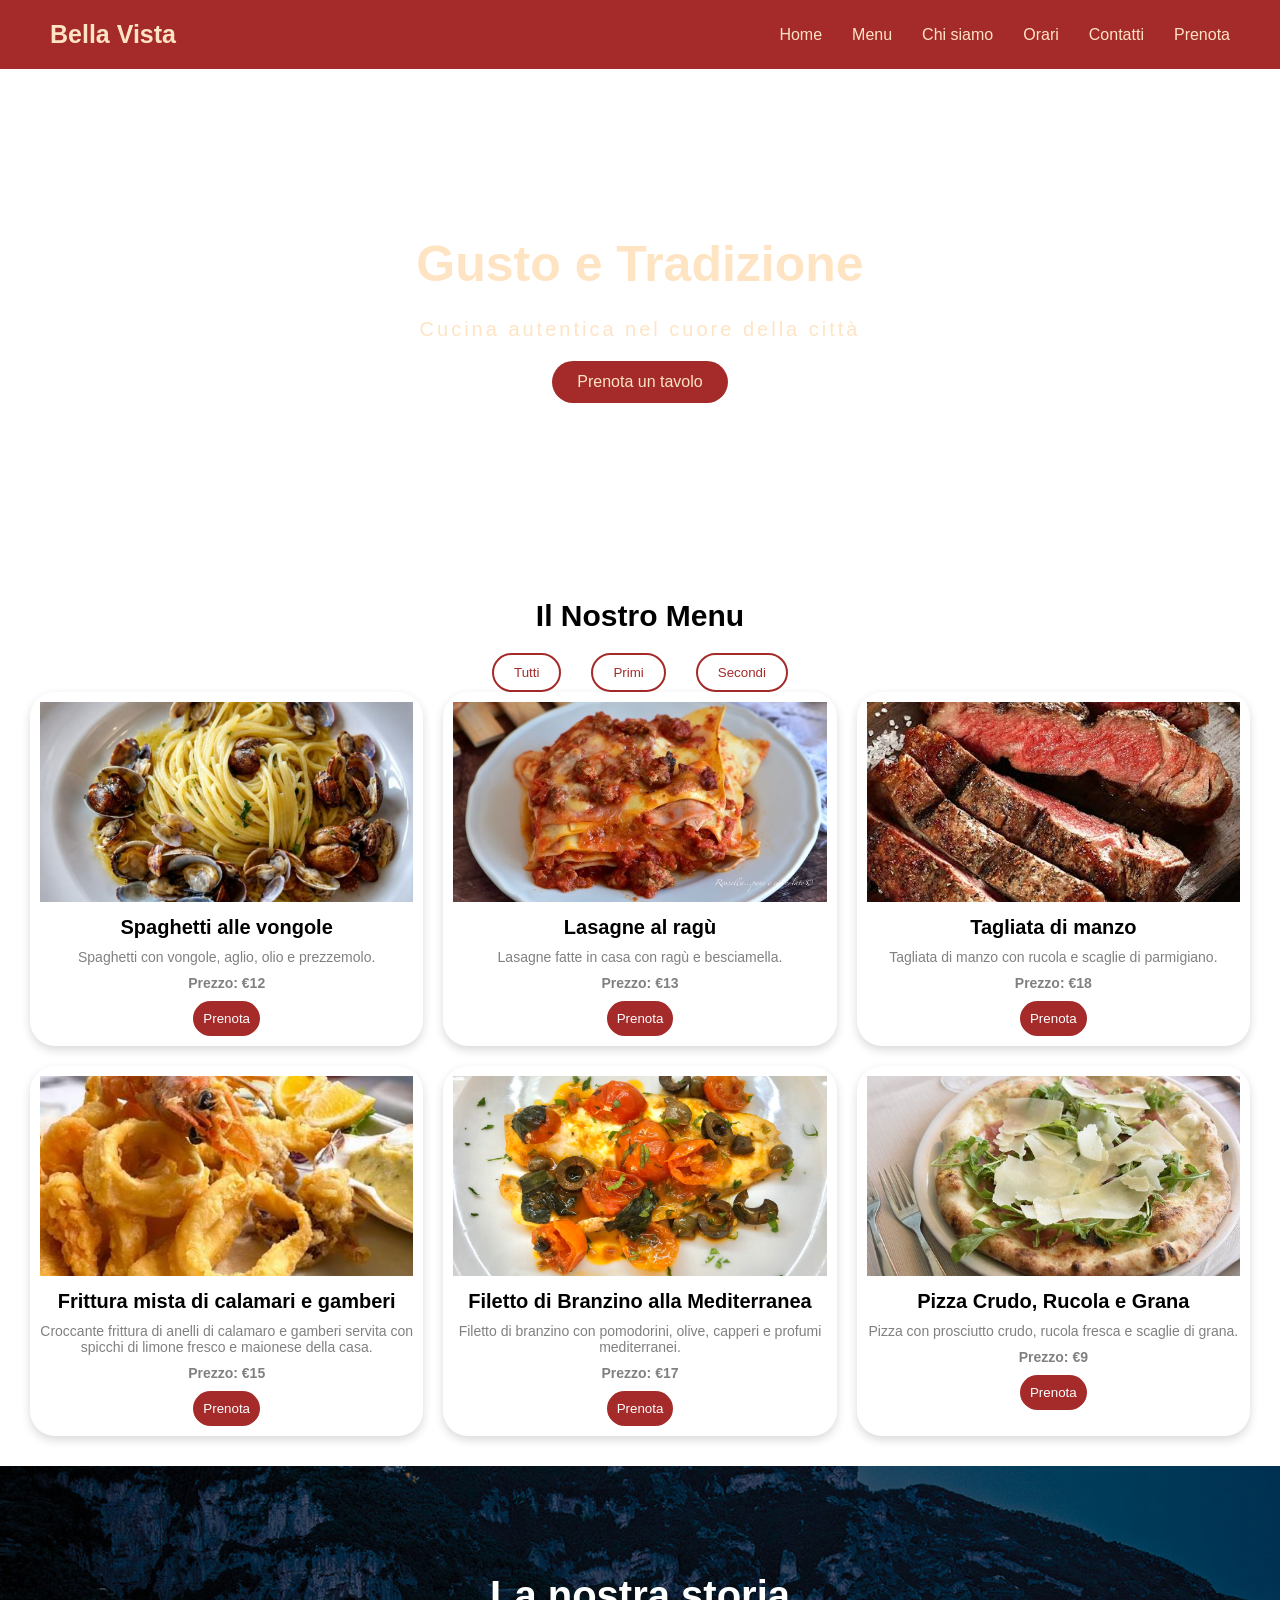
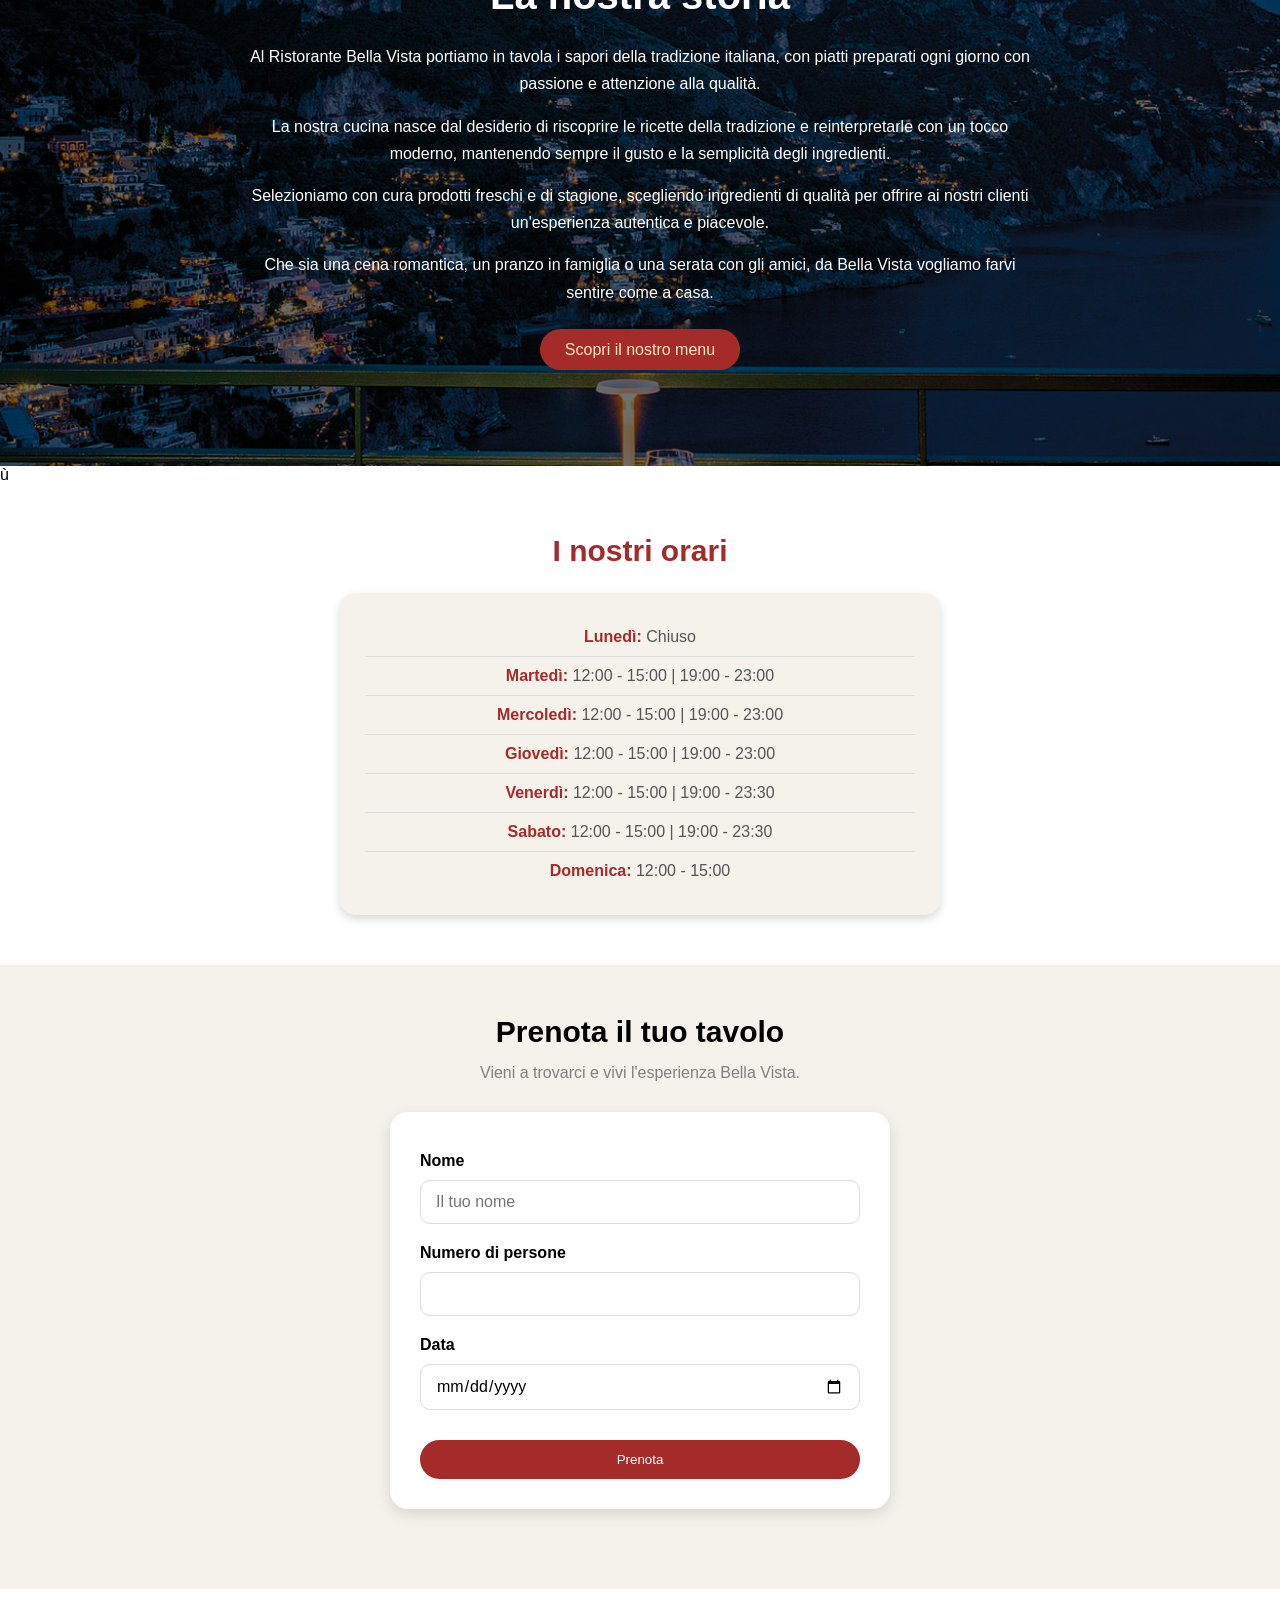
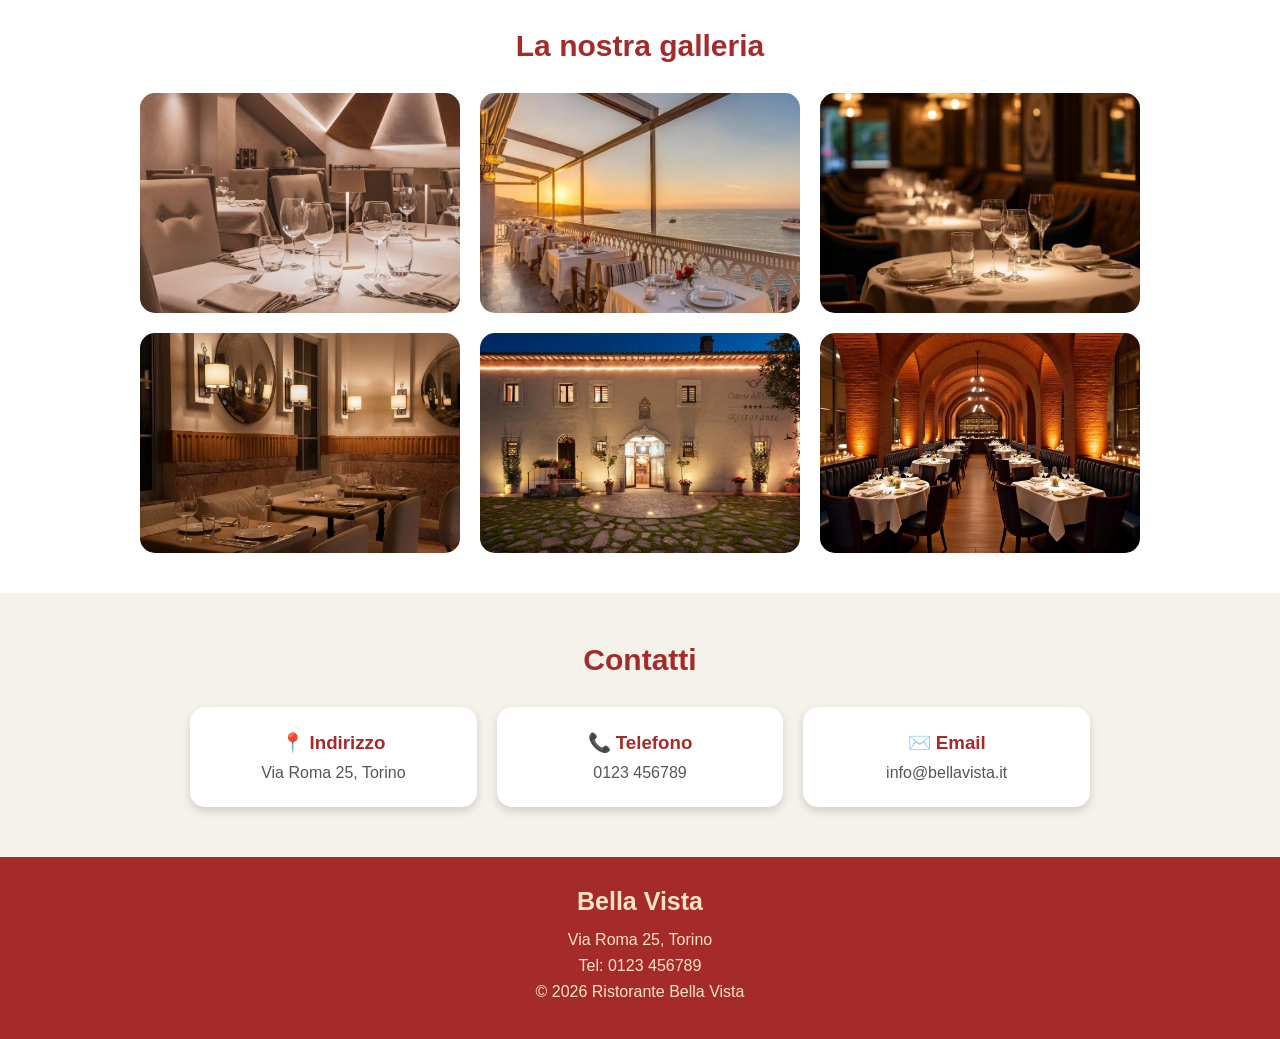
<file: sito personale/index.html>
<!DOCTYPE html>
<html lang="it">
<head>
    <meta charset="UTF-8">
    <meta name="viewport" content="width=device-width, initial-scale=1.0">
    <title>Ristorante Bella Vista </title>

    <link rel="stylesheet" href="style.css">

</head>
<body>

    <header>
        <nav>
            <div class="logo">Bella Vista</div>
            <ul>
    <li><a href="#home">Home</a></li>
    <li><a href="#menu">Menu</a></li>
    <li><a href="#chi-siamo">Chi siamo</a></li>
    <li><a href="#orari">Orari</a></li>
    <li><a href="#contatti">Contatti</a></li>
    <li><a href="#prenota">Prenota</a></li>
</ul>
        </nav>
    </header>

    <section id="home" class="hero">
        <h1>Gusto e Tradizione</h1>
        <p>Cucina autentica nel cuore della città</p>
        <a href="#prenota" class="btn">Prenota un tavolo </a>
    </section>
    
<section id="menu">
    <h2>Il Nostro Menu</h2>

    <div class="filtri">
    <button class="btn-filtro active" onclick="filtraMenu('tutti')">Tutti</button>
    <button class="btn-filtro " onclick="filtraMenu('Primi')">Primi</button>
    <button class="btn-filtro " onclick="filtraMenu('Secondi')">Secondi</button>
    
</div>


<div class="piatti container" id="piatti-list">

</div>
</section>

<section id="chi-siamo">

    <div class="chi-siamo-testo">

        <h2>La nostra storia</h2>

      <p>
    Al Ristorante Bella Vista portiamo in tavola i sapori
    della tradizione italiana, con piatti preparati ogni giorno
    con passione e attenzione alla qualità.
</p>

<p>
    La nostra cucina nasce dal desiderio di riscoprire le ricette
    della tradizione e reinterpretarle con un tocco moderno,
    mantenendo sempre il gusto e la semplicità degli ingredienti.
</p>

<p>
    Selezioniamo con cura prodotti freschi e di stagione,
    scegliendo ingredienti di qualità per offrire ai nostri clienti
    un'esperienza autentica e piacevole.
</p>

<p>
    Che sia una cena romantica, un pranzo in famiglia o una serata
    con gli amici, da Bella Vista vogliamo farvi sentire come a casa.
</p>

<a href="#menu" class="btn">
    Scopri il nostro menu
</a>

</section>ù

<section id="orari">

    <h2>I nostri orari</h2>

    <div class="orari-container">

        <p><strong>Lunedì:</strong> Chiuso</p>

        <p><strong>Martedì:</strong> 12:00 - 15:00 | 19:00 - 23:00</p>

        <p><strong>Mercoledì:</strong> 12:00 - 15:00 | 19:00 - 23:00</p>

        <p><strong>Giovedì:</strong> 12:00 - 15:00 | 19:00 - 23:00</p>

        <p><strong>Venerdì:</strong> 12:00 - 15:00 | 19:00 - 23:30</p>

        <p><strong>Sabato:</strong> 12:00 - 15:00 | 19:00 - 23:30</p>

        <p><strong>Domenica:</strong> 12:00 - 15:00</p>

    </div>

</section>
<section id="prenota">

    <h2>Prenota il tuo tavolo</h2>

    <p>Vieni a trovarci e vivi l'esperienza Bella Vista.</p>

    <form id="form-prenotazione">

        <label for="nome">Nome</label>
        <input type="text" id="nome" placeholder="Il tuo nome">

        <label for="persone">Numero di persone</label>
        <input type="number" id="persone" min="1" max="20">

        <label for="data">Data</label>
        <input type="date" id="data">

        <button type="submit" class="btn-prenota">
            Prenota
        </button>

    </form>
<div id="riepilogo-prenotazione"></div>
</section>
</section>
<section id="galleria">

    <h2>La nostra galleria</h2>

    <div class="galleria-container">

        <img src="images/galleria1.jpg" alt="Sala del Ristorante Bella Vista">

        <img src="images/galleria2.jpg" alt="Piatti del Ristorante Bella Vista">

        <img src="images/galleria3.jpg" alt="Tavolo del Ristorante Bella Vista">

        <img src="images/galleria4.jpg" alt="Piatto della cucina Bella Vista">

        <img src="images/galleria5.jpg" alt="Interno del ristorante">

        <img src="images/galleria6.jpg" alt="Cena al Ristorante Bella Vista">

    </div>

</section>
<section id="contatti">

    <h2>Contatti</h2>

    <div class="contatti-container">

        <div class="contatto">
            <h3>📍 Indirizzo</h3>
            <p>Via Roma 25, Torino</p>
        </div>

        <div class="contatto">
            <h3>📞 Telefono</h3>
            <p>0123 456789</p>
        </div>

        <div class="contatto">
            <h3>✉️ Email</h3>
            <p>info@bellavista.it</p>
        </div>

    </div>

</section>
<footer>

    <h3>Bella Vista</h3>

    <p>Via Roma 25, Torino</p>

    <p>Tel: 0123 456789</p>

    <p>&copy; 2026 Ristorante Bella Vista</p>

</footer>

<script src="script.js"></script>

</body>
</html>

<script src="script.js"></script>
</body>
</html>
</file>
<file: sito personale/style.css>
* {
    margin: 0;
    padding: 0;
    box-sizing:border-box;
    font-family:'Segoe UI', Tahoma, Geneva, Verdana, sans-serif;
    
}
html {scroll-behavior: smooth;
}


body {

}

header {
    padding: 20px 50px;
    background-color: brown;
}


nav {
    display: flex;
    justify-content:space-between;
    align-items: center;
}

a {
    color: bisque;
text-decoration: none;
}



ul {
    display: flex;
    list-style: none;
    gap: 30px;
   
}

.logo {
    font-size:25px;
    color: bisque;
    font-weight:bold;
}

a:hover  {
    color:#d69366;
}

.hero {
    height: 500px;
     align-items: center;
     display: flex;
     flex-direction: column;
     justify-content: center;
     background-image:  linear-gradient(rgba(0, 0, 0, 0.5)), url(images/pacchetto-mangiare4.jpg);
     background-size: cover;
     background-position:center;
     color: bisque;

}

.hero h1 {
    font-size:50px;
    font-weight:bolder;
    margin-bottom:25px;
}

.hero p {
   font-size:20px;
margin-bottom:20px;
letter-spacing:3px;
}

.btn {
    background-color:brown;
    color:bisque;
    padding: 12px 25px;
    text-decoration:none;
   border-radius : 50px;
}

.btn:hover {
    background-color:#c56a2d;
    color:white;
}

#menu {
    padding:30px;
text-align:center;
}

#menu h2 {
    font-size:30px;
margin-bottom:20px;
}
   
.filtri {
    display: flex;
    justify-content: center;
    gap: 30px;
}

.btn-filtro {
    background-color: white;
    color: brown;
    border: 2px solid brown;
    padding: 10px 20px;
    border-radius: 25px;
    cursor: pointer;
}

.btn-filtro:hover {
    background-color:brown;
    color: bisque;
}

.piatti {
    display: grid;
  grid-template-columns: repeat(3, 1fr);
    gap: 20px;
}

.card {
       background-color: white;
       border-radius: 25px;
       padding: 10px;
       box-shadow: 0 4px 10px rgba(0, 0, 0, 0.15);
       transition: 0.3s;
       overflow: hidden;
} 
.card:hover {
    transform: translateY(-5px);
     box-shadow: 0 10px 20px rgba(0, 0, 0, 0.2);
}

.card img {
    width:100%;
    height: 200px;
    object-fit: cover;
     transition: 0.3s;
}

.card img:hover {
transform: scale(1.05);
}

.card h3 {
    margin-top: 10px;
    margin-bottom: 10px;
    font-size:  20px;
}

.card p {
    font-size: 14px;
    color: gray;
    margin-bottom: 10px;
}

.prezzo {
font-weight:bold;
color: brown;
font-size:large;
}

.btn-prenota {
    background-color:brown;
color:white;
border:0;
padding: 10px;
border-radius: 20px;
cursor:pointer;
}

.btn-prenota:hover {
background-color: #c56a2d;
transform: scale(1.05);
}

#prenota {
    padding: 50px 20px;
    text-align: center;
    background-color: #f5f1eb;
}

#prenota h2 {
    font-size: 30px;
    margin-bottom: 15px;
}

#prenota p {
    color: gray;
    margin-bottom: 30px;
}


#prenota form {
    max-width: 500px;
    margin: 30px auto 0;
    padding: 30px;
    display: flex;
    flex-direction: column;
    gap: 10px;
    text-align: left;

    background-color: white;
    border-radius: 18px;
    box-shadow: 0 5px 15px rgba(0, 0, 0, 0.12);
}
#prenota label {
    font-weight: bold;
    margin-top: 10px;
}

#prenota input {
    padding: 12px 15px;
    border: 1px solid #ddd;
    border-radius: 10px;
    font-size: 16px;
    outline: none;
    transition: 0.3s;
}
#prenota .btn-prenota {
    margin-top: 20px;
    padding: 12px;
}

footer {
    background-color:brown;
    color: bisque;
    text-align: center;
    padding: 30px 20px;
}

footer h3 {
    font-size: 25px;
    margin-bottom: 15px;
}

footer p {
    margin: 8px 0;
}

@media (max-width: 768px) {

    .galleria-container {
    grid-template-columns: 1fr;
}
    .contatti-container {
    flex-direction: column;
}

.contatto {
    width: 100%;
}
    header {
        padding: 15px 20px;
    }

    nav {
        flex-direction: column;
        gap: 15px;
    }

    ul {
        gap: 15px;
    }

    .hero {
        height: 400px;
        padding: 20px;
        text-align: center;
    }

    .hero h1 {
        font-size: 35px;
    }

    .hero p {
        font-size: 16px;
    }

    .piatti {
        grid-template-columns: 1fr;
    }

    #menu {
        padding: 30px 15px;
    }

    .filtri {
        gap: 10px;
        flex-wrap: wrap;
    }
}
#riepilogo-prenotazione {
    max-width: 500px;
    margin: 30px auto 0;
    padding: 0;
    text-align: center;
}

#riepilogo-prenotazione:not(:empty) {
    padding: 20px;
    background-color: white;
    border-radius: 15px;
    box-shadow: 0 4px 10px rgba(0, 0, 0, 0.15);
}

#riepilogo-prenotazione h3 {
    color: brown;
    margin-bottom: 15px;
}

#riepilogo-prenotazione p {
    margin: 8px 0;
    color: #555;
}
#chi-siamo {
    min-height: 600px;
    padding: 80px 20px;
    display: flex;
    align-items: center;
    justify-content: center;
    text-align: center;

    background-image: linear-gradient(
        rgba(0, 0, 0, 0.55),
        rgba(0, 0, 0, 0.55)
    ), url("images/ristorante.jpg");

    background-size: cover;
    background-position: center;
}

.chi-siamo-testo{
    max-width: 800px;
    color: white;
}

.chi-siamo-testo h2 {
    font-size: 40px;
    margin-bottom: 25px;
}

.chi-siamo-testo p {
    line-height: 1.7;
    margin-bottom: 15px;
    font-size: 16px;
}
.chi-siamo-testo p:last-of-type {
    margin-bottom: 35px;
}
.chi-siamo-testo.btn {
    display: inline-block;
    margin-top: 25px;
}

.chi-siamo-immagine {
    flex: 1;
}

.chi-siamo-immagine img {
    width: 100%;
    border-radius: 20px;
    display: block;
}

#orari {
    padding: 50px 20px;
    text-align: center;
    background-color: white;
}

#orari h2 {
    font-size: 30px;
    color: brown;
    margin-bottom: 25px;
}

.orari-container {
    max-width: 600px;
    margin: 0 auto;
    padding: 25px;
    background-color: #f5f1eb;
    border-radius: 15px;
    box-shadow: 0 4px 10px rgba(0, 0, 0, 0.15);
}

.orari-container p {
    padding: 10px;
    margin: 0;
    border-bottom: 1px solid #ddd;
    color: #555;
}

.orari-container p:last-child {
    border-bottom: none;
}

.orari-container strong {
    color: brown;
}

#contatti {
    padding: 50px 20px;
    text-align: center;
    background-color: #f5f1eb;
}

#contatti h2 {
    font-size: 30px;
    color: brown;
    margin-bottom: 30px;
}

.contatti-container {
    max-width: 900px;
    margin: 0 auto;
    display: flex;
    justify-content: space-between;
    gap: 20px;
}

.contatto {
    flex: 1;
    background-color: white;
    padding: 25px;
    border-radius: 15px;
    box-shadow: 0 4px 10px rgba(0, 0, 0, 0.15);
}

.contatto h3 {
    color: brown;
    margin-bottom: 10px;
}

.contatto p {
    color: #555;
}

@keyframes comparsa {
    from {
        transform: translateY(20px);
    }

    to {
        transform: translateY(0);
    }
}

.hero h1 {
    animation: comparsa 0.8s ease-out;
}

.hero p {
    animation: comparsa 1s ease-out;
}

.hero .btn {
    animation: comparsa 1.2s ease-out;
}
#galleria {
    padding: 40px 20px;
    text-align: center;
}

#galleria h2 {
    font-size: 30px;
    margin-bottom: 30px;
    color: brown;
}

.galleria-container {
    display: grid;
    grid-template-columns: repeat(3, 1fr);
    gap: 20px;
    max-width: 1000px;
    margin: 0 auto;
}

.galleria-container img {
    width: 100%;
    height: 220px;
    object-fit: cover;
    border-radius: 15px;
    display: block;
}
</file>
